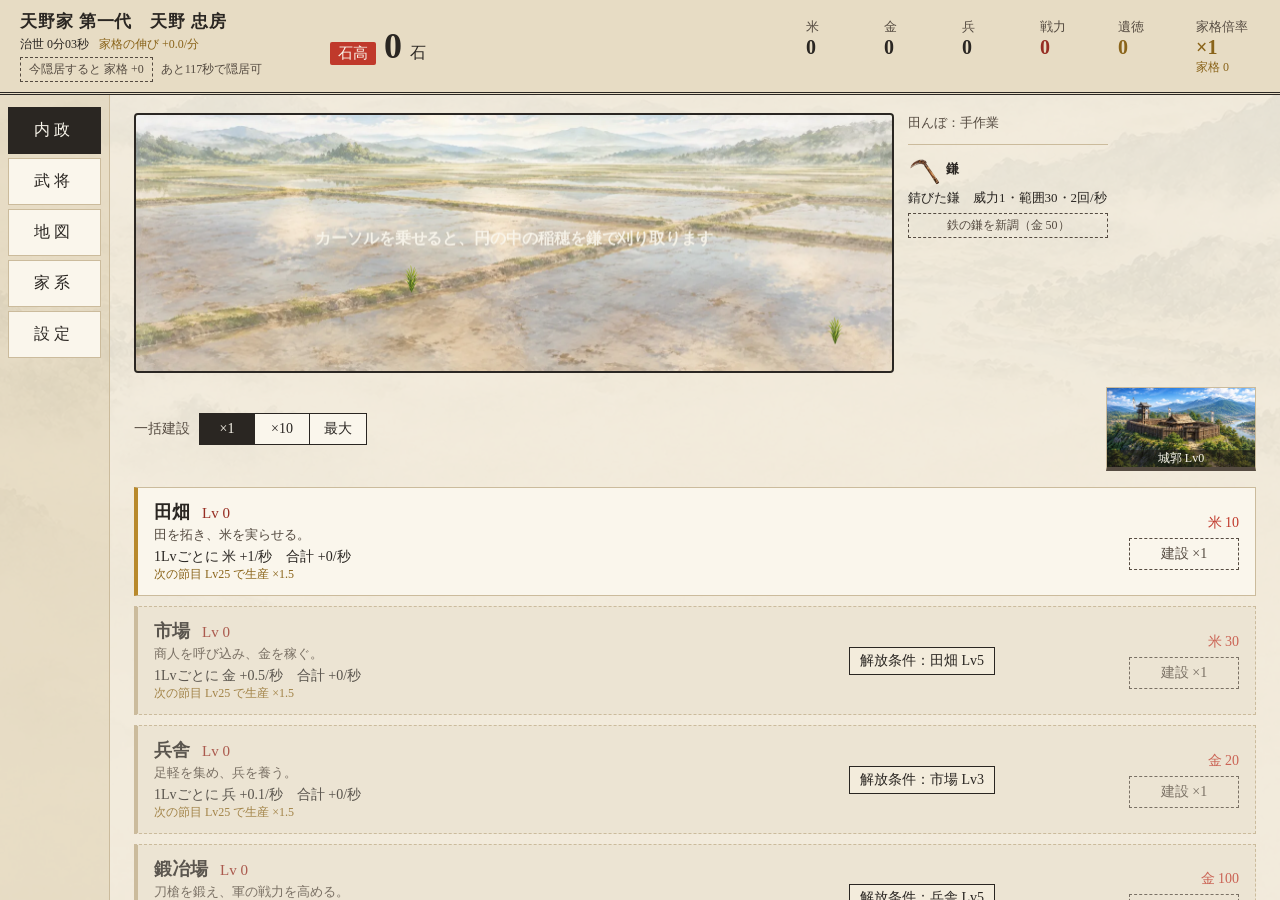
<file: index.html>
<!DOCTYPE html>
<html lang="ja">
<head>
  <meta charset="UTF-8">
  <meta name="viewport" content="width=device-width, initial-scale=1, viewport-fit=cover">
  <meta name="theme-color" content="#e7dcc4">
  <meta name="mobile-web-app-capable" content="yes">
  <meta name="apple-mobile-web-app-capable" content="yes">
  <meta name="apple-mobile-web-app-title" content="戦国">
  <link rel="manifest" href="manifest.webmanifest">
  <link rel="icon" href="assets/icon/icon-192.png">
  <link rel="apple-touch-icon" href="assets/icon/icon-192.png">
  <title>戦国インクリメンタル</title>
  <link rel="stylesheet" href="css/style.css">
</head>
<body>
  <header id="header">
    <div class="header-house">
      <div class="house-line">
        <span id="house-title" class="house-title"></span>
        <span id="lord-trait" class="lord-trait"></span>
      </div>
      <div class="reign-line">
        <span id="reign-text" class="reign-text"></span>
        <span id="growth-text" class="growth-text"></span>
      </div>
      <div class="retire-line">
        <button id="retire-button" class="btn btn-small retire-button">隠居する</button>
        <span id="retire-chance" class="retire-chance hidden">隠居の好機</span>
        <span id="save-status" class="save-status"></span>
      </div>
    </div>

    <div class="header-kokudaka">
      <span class="label">石高</span>
      <span id="kokudaka-value" class="kokudaka-value">0</span>
      <span class="unit">石</span>
    </div>

    <div class="header-resources">
      <div class="res" data-res="rice">
        <span class="res-name">米</span>
        <span class="res-value" id="res-rice">0</span>
        <span class="res-rate" id="rate-rice"></span>
      </div>
      <div class="res" data-res="gold">
        <span class="res-name">金</span>
        <span class="res-value" id="res-gold">0</span>
        <span class="res-rate" id="rate-gold"></span>
      </div>
      <div class="res" data-res="troops">
        <span class="res-name">兵</span>
        <span class="res-value" id="res-troops">0</span>
        <span class="res-rate" id="rate-troops"></span>
      </div>
      <div class="res" data-res="power">
        <span class="res-name">戦力</span>
        <span class="res-value" id="power-value">0</span>
      </div>
      <div class="res" data-res="virtue" title="戦の勝利で貯まる。家系タブの家訓に使う">
        <span class="res-name">遺徳</span>
        <span class="res-value" id="virtue-value">0</span>
      </div>
      <div class="res" data-res="prestige">
        <span class="res-name">家格倍率</span>
        <span class="res-value" id="prestige-value">×1</span>
        <span class="res-rate" id="prestige-total"></span>
      </div>
    </div>
  </header>

  <!-- 侵攻の警告（どのタブでも表示。押すと地図へ） -->
  <div id="invasion-alert" class="invasion-alert hidden" role="alert">
    <span id="invasion-alert-text"></span>
    <span class="invasion-alert-go">地図を開く ›</span>
  </div>

  <div id="layout">
    <nav id="tabs">
      <button class="tab active" data-tab="domestic">内政</button>
      <button class="tab" data-tab="generals">武将</button>
      <button class="tab" data-tab="map">地図</button>
      <button class="tab" data-tab="lineage">家系</button>
      <button class="tab" data-tab="settings">設定</button>
    </nav>

    <main id="main">
      <section id="tab-domestic" class="tab-panel active">
        <!-- 稲刈りと金山の作業画面（workview.js が描く）-->
        <div class="work-panel">
          <canvas id="work-canvas" class="work-canvas"></canvas>
          <div class="work-side">
            <div id="work-switch" class="work-switch hidden">
              <button id="work-view-rice" class="btn btn-small">田んぼ</button>
              <button id="work-view-mine" class="btn btn-small">金山</button>
            </div>
            <div class="work-status">
              <div id="work-status-rice"></div>
              <div id="work-status-mine" class="hidden"></div>
            </div>
            <div class="work-tool">
              <div class="work-tool-head"><span id="work-tool-icon" class="work-tool-icon"></span><span id="work-tool-label" class="work-tool-label">鎌</span></div>
              <div id="work-tool-name" class="work-tool-name"></div>
              <button id="work-tool-buy" class="btn btn-small work-tool-buy"></button>
            </div>
            <div id="work-mine-box" class="work-mine-box hidden">
              <div id="work-depth" class="work-depth"></div>
              <button id="work-blast" class="btn btn-small work-blast"></button>
            </div>
          </div>
        </div>
        <div class="domestic-top">
          <div class="bulk-area">
            <span class="bulk-label">一括建設</span>
            <div id="bulk-buttons" class="bulk-buttons"></div>
            <label id="auto-build" class="auto-build hidden">
              <input type="checkbox" id="auto-build-check"> 自動普請
            </label>
          </div>
          <!-- 城の画像（castle_0〜3.webp があれば差し替え。なければ文字の仮の表示） -->
          <div id="castle-image" class="castle-image" data-look="0">
            <span class="castle-flag"></span>
            <span id="castle-look" class="castle-look">砦</span>
            <span id="castle-level" class="castle-level">城郭 Lv0</span>
          </div>
        </div>
        <div id="facility-list" class="facility-list"></div>
      </section>

      <section id="tab-generals" class="tab-panel">
        <div class="generals-top">
          <div class="recruit-area">
            <button id="recruit-button" class="btn recruit-button">武将を登用する</button>
            <div id="recruit-cost" class="recruit-cost"></div>
          </div>
          <div class="generals-summary">
            <div>配下 <span id="general-count">0</span>人（内政担当 <span id="domestic-count">0</span>人）</div>
            <div>内政補正 <span id="domestic-mult" class="domestic-mult">×1</span><span class="note">（米・金・兵の生産すべてにかかる）</span></div>
          </div>
        </div>
        <div id="general-list" class="general-list"></div>
        <div id="general-empty" class="general-empty">まだ武将がいません。金を貯めて登用しましょう。</div>
      </section>

      <section id="tab-map" class="tab-panel">
        <div class="map-layout">
          <div class="map-column">
            <div class="map-header">
              <span id="map-title" class="map-title"></span>
              <span id="map-hint" class="map-hint"></span>
              <span id="heirloom-line" class="heirloom-line"></span>
            </div>
            <div class="map-frame">
              <svg id="map-svg" class="map-svg" xmlns="http://www.w3.org/2000/svg"></svg>
            </div>
            <div id="far-powers" class="far-powers"></div>
            <div id="pacified-maps" class="pacified-maps hidden"></div>
          </div>

          <aside class="map-side">
            <div id="battle-list" class="battle-list"></div>

            <h3>部隊編成</h3>
            <div class="side-row"><span id="origin-label">本拠地の待機兵</span> <span id="standby-troops" class="side-value">0</span> 人</div>
            <div class="side-row">
              <label for="form-troops">兵数</label>
              <span id="form-troops-value" class="side-value">0</span> 人
            </div>
            <input type="range" id="form-troops" class="form-troops" min="0" max="0" step="1" value="0">
            <div class="form-quick">
              <button class="btn btn-small" data-ratio="0.25">1/4</button>
              <button class="btn btn-small" data-ratio="0.5">半数</button>
              <button class="btn btn-small" data-ratio="1">全軍</button>
            </div>
            <div class="side-row">
              <label for="form-general">武将</label>
              <select id="form-general" class="form-general"></select>
            </div>
            <div class="side-row">部隊の戦力 <span id="form-power" class="side-value power-text">0</span></div>
            <div id="order-status" class="order-status"></div>
            <button id="order-cancel" class="btn btn-small">選択を取り消す</button>

            <div id="recover-box" class="recover-box hidden">
              <h3>旧領</h3>
              <div id="recover-info" class="note"></div>
              <button id="recover-button" class="btn recover-button">旧領を一括回復</button>
            </div>

            <h3>出陣中の部隊 <span id="unit-count" class="unit-count"></span></h3>
            <div id="unit-list" class="unit-list"></div>
            <div id="unit-empty" class="note">出陣中の部隊はありません。</div>
          </aside>
        </div>
      </section>

      <section id="tab-lineage" class="tab-panel">
        <div class="lineage-top">
          <div class="lineage-stat">
            <span class="label">累計家格</span>
            <span id="lineage-prestige" class="lineage-big">0</span>
          </div>
          <div class="lineage-stat">
            <span class="label">家格倍率</span>
            <span id="lineage-mult" class="lineage-big">×1</span>
            <span class="note">（全生産にかかる）</span>
          </div>
          <div class="lineage-stat">
            <span class="label">今継承すると</span>
            <span id="lineage-gain" class="lineage-big">家格 +0</span>
          </div>
          <div class="lineage-stat">
            <span class="label">遺徳の残り</span>
            <span id="lineage-virtue" class="lineage-big">0</span>
            <button id="open-precepts" class="btn precept-open">家訓を開く</button>
          </div>
        </div>

        <div id="unified-box" class="unified-box hidden">
          <span id="unified-text"></span>
          <button id="open-ending" class="btn btn-small">エンディングを見る・新たな周回</button>
        </div>
        <div id="cycle-box" class="cycle-box hidden">
          <h3>周回の記録</h3>
          <table class="lineage-table">
            <thead><tr><th>周</th><th>天下統一までの時間</th><th>代数</th><th>最大石高</th></tr></thead>
            <tbody id="cycle-rows"></tbody>
          </table>
        </div>

        <h3>歴代当主</h3>
        <table class="lineage-table">
          <thead>
            <tr><th>代</th><th>当主</th><th>特性</th><th>その代の石高</th><th>得た家格</th><th>得た遺徳</th><th>治世</th></tr>
          </thead>
          <tbody id="lineage-rows"></tbody>
        </table>

        <h3>家宝</h3>
        <div id="heirloom-list" class="heirloom-list"></div>
      </section>

      <section id="tab-settings" class="tab-panel">
        <h2>設定</h2>
        <div class="settings-row">
          <button id="save-button" class="btn">今すぐセーブ</button>
          <span class="note">10秒ごとに自動でセーブされます。</span>
        </div>
        <div class="settings-row">
          <button id="reset-button" class="btn btn-danger">データ削除</button>
          <span class="note">セーブデータを消して最初からやり直します。</span>
        </div>
        <div id="vibrate-row" class="settings-row">
          <label class="check-label"><input type="checkbox" id="vibrate-check" checked> 刈れた・掘れたときに震える</label>
          <span class="note">指で稲刈り・金山をしているときに、取れるたびに短く震えます（Android のスマホ。iPhone は震えません）。</span>
        </div>

        <h3 class="settings-heading">セーブの書き出し・読み込み</h3>
        <div class="note">別のPCへ移すときは、ここで書き出した文字列を、移した先の「読み込み」に貼り付けてください。</div>
        <div class="transfer">
          <div class="transfer-col">
            <div class="settings-row">
              <button id="export-button" class="btn">書き出す</button>
              <button id="export-copy" class="btn" disabled>コピー</button>
              <span id="export-status" class="note"></span>
            </div>
            <textarea id="export-text" class="save-text" readonly placeholder="「書き出す」を押すと、ここにセーブの文字列が出ます"></textarea>
          </div>
          <div class="transfer-col">
            <div class="settings-row">
              <button id="import-button" class="btn">読み込む</button>
              <span id="import-status" class="note"></span>
            </div>
            <textarea id="import-text" class="save-text" placeholder="書き出した文字列をここに貼り付けて「読み込む」を押してください（今の進行は上書きされます）"></textarea>
          </div>
        </div>
        <h3 class="settings-heading">各代の石高ログ</h3>
        <div class="note">この周の代ごとの石高と時間を、目標カーブ（目安）と比べます。目安との比が ×1 以上（▲）なら目安より速く、1/10 未満（▼）なら大きく遅れています。</div>
        <div class="koku-log">
          <svg id="koku-chart" class="koku-chart" viewBox="0 0 640 220" role="img" aria-label="代ごとの石高と目安のグラフ"></svg>
          <table class="lineage-table koku-stage-table">
            <thead><tr><th>段階に入る</th><th>入った代</th><th>目安の代</th><th>合計時間</th></tr></thead>
            <tbody id="koku-stage-rows"></tbody>
          </table>
        </div>
        <table class="lineage-table koku-table">
          <thead>
            <tr><th>代</th><th>当主</th><th>段階（目安）</th><th>その代の石高</th><th>目安の石高</th><th>目安との比</th><th>治世</th><th>合計時間</th></tr>
          </thead>
          <tbody id="koku-rows"></tbody>
        </table>

        <div id="dev-tools" class="dev-tools hidden">
          <h3>開発用</h3>
          <div class="settings-row">
            <span class="dev-speed-label">速度</span>
            <div id="dev-speed-buttons" class="bulk-buttons"></div>
            <span class="note">ゲームの時間の進む速さです（保存されません。再読み込みで ×1 に戻ります）。</span>
          </div>
          <div class="settings-row">
            <button id="dev-reset-map" class="btn">地図をリセット</button>
            <span class="note">敵城をすべて元に戻します。施設・資源・武将はそのままで、守備兵と出陣中の兵は本拠地の待機兵に戻ります。</span>
          </div>
          <div class="settings-row">
            <button id="dev-allow-retire" class="btn">すぐ隠居できるようにする</button>
            <span class="note">治世を120秒まで進めます（家督継承をすぐ試すためのボタンです）。</span>
          </div>
          <div class="settings-row">
            <button id="dev-clear-stage" class="btn">次の段階へ</button>
            <span class="note">今の段階のボスを倒したことにします（家宝も手に入ります）。</span>
          </div>
          <div class="settings-row">
            <button id="dev-add-virtue" class="btn">遺徳 +100</button>
            <span class="note">家訓をすぐ試すためのボタンです。</span>
          </div>
          <div class="settings-row">
            <button id="dev-invade" class="btn">今すぐ侵攻させる</button>
            <span id="dev-invade-note" class="note">次の侵攻を待たずに、敵を攻めてこさせます。</span>
          </div>
        </div>
      </section>
    </main>
  </div>

  <!-- 合戦結果 -->
  <div id="result-modal" class="modal hidden">
    <div class="modal-box">
      <div id="result-image" class="battle-image large">合戦</div>
      <h2 id="result-title" class="result-title"></h2>
      <div id="result-body" class="result-body"></div>
      <button id="result-close" class="btn result-close">閉じる</button>
    </div>
  </div>

  <!-- 家訓（家系タブから開く。継承画面では継承の中に同じものを出す） -->
  <div id="precept-modal" class="modal hidden">
    <div class="modal-box precept-box">
      <h2 class="succession-title">家訓</h2>
      <div id="precept-body"></div>
      <div class="precept-foot"><button id="precept-close" class="btn">閉じる</button></div>
    </div>
  </div>

  <!-- イベント（選ぶまで時間が止まる） -->
  <div id="event-modal" class="modal event-modal hidden">
    <div class="modal-box event-box">
      <div id="event-image" class="battle-image large event-image">出来事</div>
      <h2 id="event-title" class="result-title"></h2>
      <p id="event-text" class="event-text"></p>
      <div id="event-choices" class="event-choices">
        <button id="event-choice-0" class="btn event-choice"><span class="event-choice-label"></span><span class="event-choice-desc"></span></button>
        <button id="event-choice-1" class="btn event-choice"><span class="event-choice-label"></span><span class="event-choice-desc"></span></button>
      </div>
      <div id="event-result" class="event-result hidden">
        <p id="event-result-text"></p>
        <button id="event-close" class="btn result-close">閉じる</button>
      </div>
    </div>
  </div>

  <!-- エンディング（天下統一） -->
  <div id="ending-modal" class="modal ending-modal hidden">
    <div class="modal-box ending-box">
      <!-- ending.webp があれば差し替え -->
      <div id="ending-image" class="battle-image large ending-image">天下統一</div>
      <h2 class="ending-title">天下統一</h2>
      <p id="ending-text" class="ending-text"></p>
      <table class="ending-stats">
        <tr><th>総プレイ時間</th><td id="ending-time"></td></tr>
        <tr><th>継承した代数</th><td id="ending-generations"></td></tr>
        <tr><th>最大石高</th><td id="ending-kokudaka"></td></tr>
      </table>
      <p class="note">新たな周回では、家格・家宝・歴代の当主・地図をリセットして、第一代から始めます。家訓と遺徳の残りは引き継ぎます。</p>
      <div class="ending-buttons">
        <button id="ending-new-cycle" class="btn ending-new">新たな周回を始める</button>
        <button id="ending-close" class="btn">このまま続ける</button>
      </div>
    </div>
  </div>

  <!-- 家督継承 -->
  <div id="succession-modal" class="modal succession hidden">
    <div class="modal-box succession-box">
      <div id="succession-body"></div>
    </div>
  </div>

  <script src="js/config.js"></script>
  <script src="js/data.js"></script>
  <script src="js/format.js"></script>
  <script src="js/images.js"></script>
  <script src="js/state.js"></script>
  <script src="js/systems.js"></script>
  <script src="js/work.js"></script>
  <script src="js/workview.js"></script>
  <script src="js/ui.js"></script>
  <script src="js/main.js"></script>
</body>
</html>
</file>
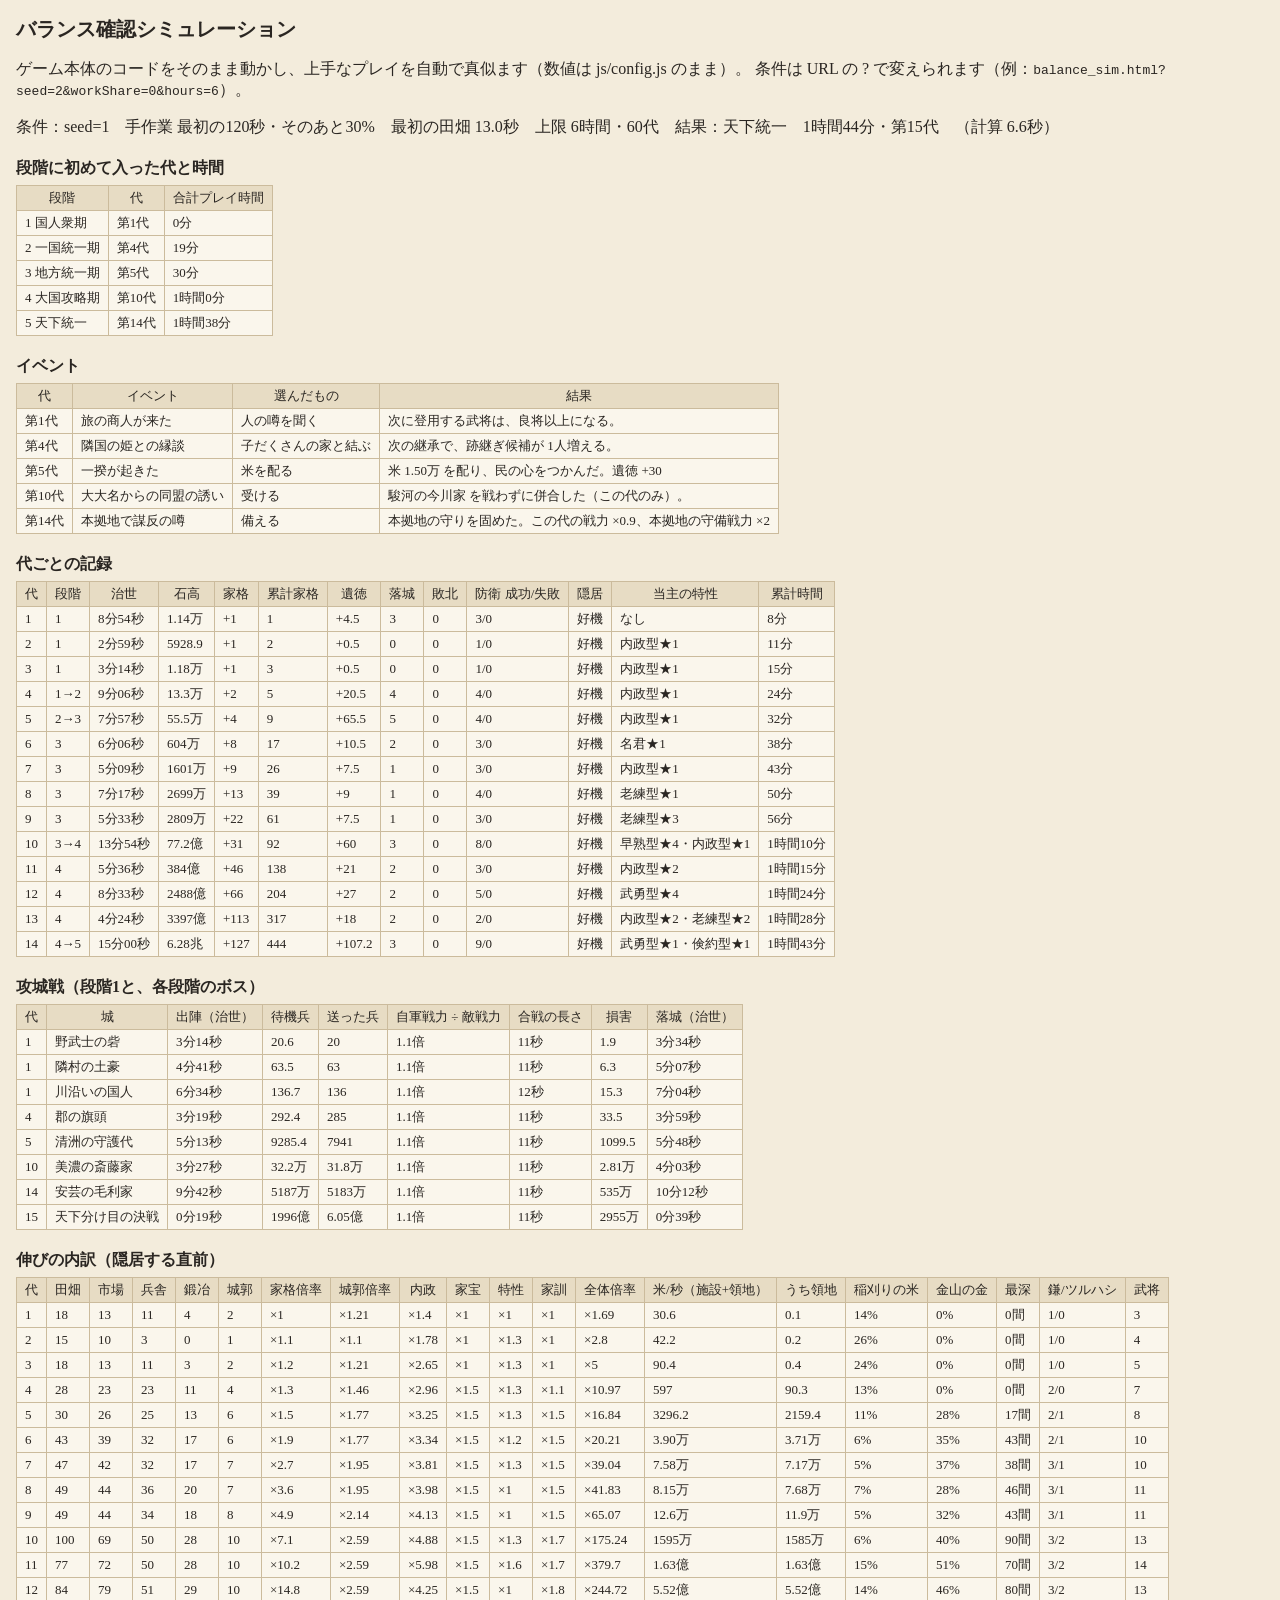
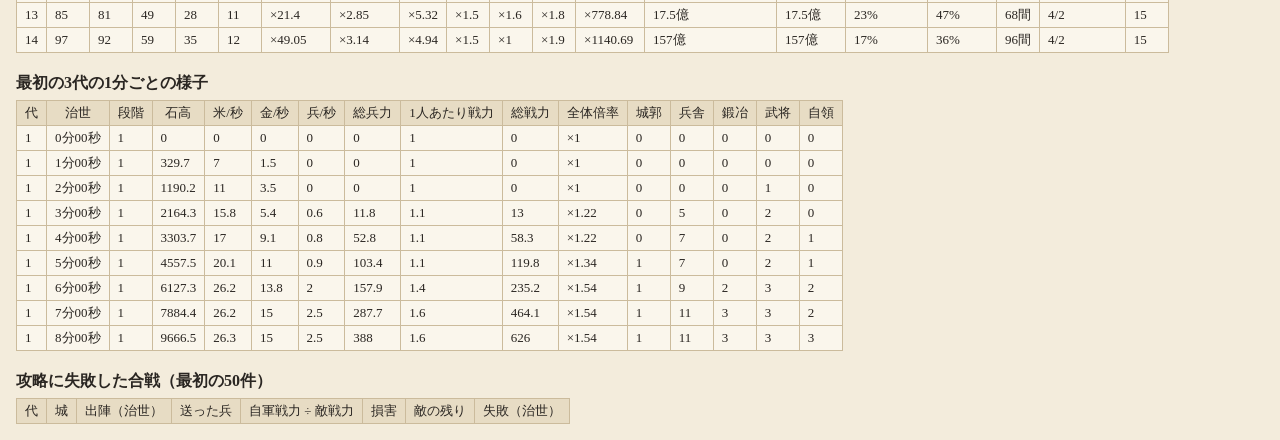
<file: tools/balance_sim.html>
<!DOCTYPE html>
<html lang="ja">
<head>
  <meta charset="UTF-8">
  <title>バランス確認シミュレーション</title>
  <style>
    body { font-family: "Yu Mincho", serif; margin: 16px; background: #f3ecdc; color: #2a2622; }
    h2 { font-size: 16px; margin: 20px 0 6px; }
    table { border-collapse: collapse; font-size: 13px; background: #faf6ec; }
    th, td { border: 1px solid #cbbb9c; padding: 3px 8px; white-space: nowrap; }
    th { background: #e7dcc4; font-weight: normal; }
    pre#json { display: none; }
  </style>
</head>
<body>
  <h1 style="font-size: 20px;">バランス確認シミュレーション</h1>
  <p>ゲーム本体のコードをそのまま動かし、上手なプレイを自動で真似ます（数値は js/config.js のまま）。
    条件は URL の ? で変えられます（例：<code>balance_sim.html?seed=2&amp;workShare=0&amp;hours=6</code>）。</p>
  <script src="../js/config.js"></script>
  <script src="../js/data.js"></script>
  <script src="../js/format.js"></script>
  <script src="../js/state.js"></script>
  <script src="../js/systems.js"></script>
  <script src="../js/work.js"></script>
  <script src="balance_sim.js"></script>
</body>
</html>
</file>
<file: css/style.css>
:root {
  --paper: #f3ecdc;        /* 生成り */
  --paper-dark: #e7dcc4;
  --paper-light: #faf6ec;
  --ink: #2a2622;          /* 墨 */
  --ink-soft: #554b41;      /* 補足の文字。和紙の地とのコントラスト 7:1 ほど */
  --vermilion: #c0392b;    /* 朱 */
  --vermilion-dark: #962d22;
  --gold: #b8892b;         /* 金 */
  --gold-ink: #8a641a;     /* 金色の文字（--gold のままだと地との差が小さく読みにくい） */
  --line: #cbbb9c;
  --font: "Yu Mincho", "YuMincho", "Hiragino Mincho ProN", "Hiragino Mincho Pro", serif;
}

* { box-sizing: border-box; }

html, body {
  margin: 0;
  height: 100%;
}

body {
  min-width: 1024px;
  min-height: 600px;
  background: var(--paper);
  color: var(--ink);
  font-family: var(--font);
  font-size: 15px;
  display: flex;
  flex-direction: column;
  overflow: hidden;
  user-select: none;
}

button {
  font-family: inherit;
  color: inherit;
}

/* ---- ヘッダー ---- */
#header {
  position: relative;
  display: flex;
  align-items: center;
  gap: 20px;
  padding: 10px 20px;
  background: var(--paper-dark);
  border-bottom: 3px double var(--ink);
  flex-shrink: 0;
}

.header-house { width: 290px; flex-shrink: 0; }
.house-line { display: flex; align-items: baseline; gap: 6px; white-space: nowrap; }
.house-title { font-size: 17px; font-weight: bold; letter-spacing: 0.05em; }
.lord-trait {
  font-size: 12px;
  padding: 1px 6px;
  background: var(--gold);
  color: var(--paper-light);
}
.lord-trait.hidden { display: none; }
.reign-line { display: flex; align-items: baseline; gap: 10px; margin: 3px 0 4px; font-size: 12px; white-space: nowrap; }
.reign-text { font-variant-numeric: tabular-nums; }
.growth-text { color: var(--gold-ink); font-variant-numeric: tabular-nums; }
.retire-line { display: flex; align-items: center; gap: 8px; white-space: nowrap; }
.retire-button { flex-shrink: 0; white-space: nowrap; border-color: var(--vermilion-dark); color: var(--vermilion-dark); }
.retire-button:disabled { border-color: var(--ink-soft); }
/* 隠居の好機：金色に光らせる（光の層の opacity だけを点滅させる） */
.retire-button { position: relative; }
.retire-button.chance {
  background: var(--gold);
  border-color: var(--gold);
  color: var(--paper-light);
}
.retire-button.chance::after {
  content: '';
  position: absolute;
  inset: -2px;
  box-shadow: 0 0 10px 3px rgba(184, 137, 43, 0.9);
  pointer-events: none;
  animation: chance-glow 1s ease-in-out infinite alternate;
}
@keyframes chance-glow {
  from { opacity: 0.2; }
  to { opacity: 1; }
}
.retire-chance { font-size: 12px; color: var(--ink-soft); white-space: nowrap; }
.retire-chance.is-chance { color: var(--gold-ink); font-weight: bold; font-size: 12px; }
.retire-chance.hidden { display: none; }
/* 自動保存の時刻は、出ても消えてもヘッダーの高さが変わらないよう、右下の余白に重ねて出す */
.save-status { position: absolute; right: 20px; bottom: 3px; font-size: 10px; line-height: 1; color: var(--ink-soft); white-space: nowrap; pointer-events: none; }

.header-kokudaka {
  display: flex;
  align-items: baseline;
  gap: 8px;
  min-width: 180px;
}
.header-kokudaka .label {
  font-size: 15px;
  color: var(--paper-light);
  background: var(--vermilion);
  padding: 2px 8px;
  border-radius: 2px;
}
.kokudaka-value {
  font-size: 36px;
  font-weight: bold;
  color: var(--ink);
  font-variant-numeric: tabular-nums;
}
.header-kokudaka .unit { font-size: 16px; }

.header-resources {
  display: flex;
  gap: 14px;
  margin-left: auto;
}
.res {
  display: flex;
  flex-direction: column;
  min-width: 64px;
}
.res[data-res="prestige"] .res-value { color: var(--gold-ink); }
.res[data-res="virtue"] .res-value { color: var(--gold-ink); }
.res-name { font-size: 13px; color: var(--ink-soft); }
.res-value { font-size: 20px; font-weight: bold; font-variant-numeric: tabular-nums; }
.res-rate { font-size: 12px; color: var(--gold-ink); height: 15px; }
.res[data-res="power"] .res-value { color: var(--vermilion-dark); }

/* ---- レイアウト ---- */
#layout {
  display: flex;
  flex: 1;
  min-height: 0;
}

#tabs {
  width: 110px;
  flex-shrink: 0;
  display: flex;
  flex-direction: column;
  gap: 4px;
  padding: 12px 8px;
  border-right: 1px solid var(--line);
  background: var(--paper-dark);
}

.tab {
  padding: 12px 0;
  font-size: 16px;
  letter-spacing: 0.3em;
  border: 1px solid var(--line);
  background: var(--paper-light);
  cursor: pointer;
}
.tab:hover:not(:disabled) { border-color: var(--ink); }
.tab.active {
  background: var(--ink);
  color: var(--paper-light);
  border-color: var(--ink);
}
.tab:disabled { opacity: 0.4; cursor: default; }

#main {
  flex: 1;
  overflow-y: auto;
  padding: 18px 24px;
}

.tab-panel { display: none; }
.tab-panel.active { display: block; }

/* ---- 共通ボタン ---- */
.btn {
  padding: 6px 14px;
  border: 1px solid var(--ink);
  background: var(--paper-light);
  cursor: pointer;
  font-size: 14px;
}
.btn:hover:not(:disabled) { background: #fff; }
/* 押せないボタンは薄くせず、点線の枠と灰色の文字で示す */
.btn:disabled { cursor: default; color: var(--ink-soft); border-style: dashed; border-color: var(--ink-soft); background: transparent; }
.btn-danger { border-color: var(--vermilion); color: var(--vermilion); }

/* ---- 内政 ---- */
.domestic-top {
  display: flex;
  align-items: center;
  gap: 32px;
  margin-bottom: 16px;
}

/* 稲刈りと金山の作業画面（Canvas は 760×260。狭い画面では縮める）*/
.work-panel {
  display: flex;
  gap: 14px;
  align-items: flex-start;
  margin-bottom: 14px;
}
.work-canvas {
  display: block;
  flex: 0 1 760px;
  min-width: 0;
  width: 100%;
  max-width: 760px;
  aspect-ratio: 760 / 260;
  border: 2px solid var(--ink);
  border-radius: 4px;
  background: #8f9a5c;
  cursor: none; /* OS のカーソルは隠し、道具の絵を出す（作業画面の外では元に戻る） */
  touch-action: none; /* 指でなぞっても画面がスクロール・拡大しない */
  -webkit-touch-callout: none;
}
.work-side {
  flex: 0 0 200px;
  display: flex;
  flex-direction: column;
  gap: 10px;
  font-size: 13px;
}
.work-switch { display: flex; }
.work-switch .btn { flex: 1; margin-left: -1px; }
.work-switch .btn.active { background: var(--ink); color: var(--paper-light); }
.work-status { color: var(--ink-soft); line-height: 1.6; }
.work-tool { border-top: 1px solid var(--line); padding-top: 8px; }
.work-tool-label { font-weight: bold; }
.work-tool-name { margin: 4px 0 6px; }
.work-tool-buy, .work-blast { width: 100%; }
.work-mine-box { border-top: 1px solid var(--line); padding-top: 8px; }
.work-depth { margin-bottom: 6px; }
.work-canvas { -webkit-user-select: none; user-select: none; }

/* 刈れた・掘れた米粒・金の粒が、ヘッダーの数字へ飛ぶ（workview.js が作って消す） */
.fly-grain {
  position: fixed;
  z-index: 60;
  pointer-events: none;
  background: center / contain no-repeat;
  will-change: transform;
  filter: drop-shadow(0 1px 1px rgba(42, 38, 34, 0.6));
}
.fly-grain.plain { border-radius: 50%; background-color: #f4e3a1; }
.fly-grain.plain.gold { background-color: #f2c544; }
/* 粒が届いた数字を一瞬大きくする */
.res-value.bump { animation: res-bump 0.3s ease-out; }
@keyframes res-bump {
  0% { transform: scale(1); }
  35% { transform: scale(1.25); color: var(--gold-ink); }
  100% { transform: scale(1); }
}
.check-label { display: flex; align-items: center; gap: 6px; cursor: pointer; white-space: nowrap; }
.check-label input { width: 18px; height: 18px; }

.bulk-area { display: flex; align-items: center; gap: 10px; }
.bulk-label { font-size: 14px; color: var(--ink-soft); }
.bulk-buttons { display: flex; }
.bulk-button { min-width: 56px; margin-left: -1px; }
.bulk-button.active { background: var(--ink); color: var(--paper-light); }

.facility-list {
  display: flex;
  flex-direction: column;
  gap: 10px;
}

.facility {
  position: relative;
  display: flex;
  align-items: center;
  gap: 16px;
  padding: 12px 16px;
  background: var(--paper-light);
  border: 1px solid var(--line);
  border-left: 4px solid var(--gold);
}

.facility-info { flex: 1; min-width: 0; }
.facility-head { display: flex; align-items: baseline; gap: 12px; }
.facility-name { font-size: 18px; font-weight: bold; }
.facility-level { font-size: 15px; color: var(--vermilion-dark); }
.facility-desc { font-size: 13px; color: var(--ink-soft); margin: 2px 0 4px; }
.facility-effect { font-size: 14px; }
.facility-milestone { font-size: 12px; color: var(--gold-ink); min-height: 15px; }

.facility-action {
  width: 220px;
  flex-shrink: 0;
  display: flex;
  flex-direction: column;
  align-items: flex-end;
  gap: 6px;
}
.facility-cost { font-size: 14px; font-variant-numeric: tabular-nums; }
.facility-cost.short { color: var(--vermilion); }
.build-button { min-width: 110px; }

.facility-lock { display: none; }
/* 未解放の施設は薄くしすぎず、灰色の地と点線の枠で示す */
.facility.locked { border-left-color: var(--line); border-style: dashed; border-left-style: solid; background: #ece4d3; }
.facility.locked > .facility-info,
.facility.locked > .facility-action { opacity: 0.75; }
.facility.locked .facility-lock {
  display: block;
  position: absolute;
  right: 260px;
  top: 50%;
  transform: translateY(-50%);
  font-size: 14px;
  color: var(--ink);
  background: var(--paper);
  border: 1px solid var(--ink);
  padding: 4px 10px;
}

/* ---- 武将 ---- */
.generals-top {
  display: flex;
  align-items: center;
  gap: 32px;
  margin-bottom: 16px;
}
.recruit-area {
  display: flex;
  flex-direction: column;
  align-items: center;
  gap: 6px;
}
.recruit-button {
  width: 200px;
  height: 56px;
  font-size: 18px;
  font-weight: bold;
  letter-spacing: 0.1em;
  border: 2px solid var(--vermilion-dark);
  background: var(--vermilion);
  color: var(--paper-light);
}
.recruit-button:hover:not(:disabled) { background: var(--vermilion-dark); }
.recruit-cost { font-size: 14px; }
.recruit-cost.short { color: var(--vermilion); }

.generals-summary { font-size: 15px; line-height: 1.8; }
.domestic-mult { font-size: 20px; font-weight: bold; color: var(--gold-ink); margin: 0 6px; }

.general-list {
  display: grid;
  grid-template-columns: repeat(auto-fill, minmax(340px, 1fr));
  gap: 10px;
}
.general-empty { color: var(--ink-soft); padding: 20px 0; }
.hidden { display: none; }

.general-card {
  display: flex;
  gap: 12px;
  padding: 10px 12px;
  background: var(--paper-light);
  border: 1px solid var(--line);
  border-left: 4px solid var(--line);
}
.general-card.is-new { animation: card-in 0.3s ease-out; }
@keyframes card-in {
  from { opacity: 0; transform: translateY(6px); }
  to { opacity: 1; transform: translateY(0); }
}
.general-card.rarity-good { border-left-color: var(--gold); }
.general-card.rarity-great { border-left-color: var(--vermilion); background: #fdf3e6; }

.portrait {
  width: 64px;
  height: 80px;
  flex-shrink: 0;
  display: flex;
  align-items: center;
  justify-content: center;
  background: var(--paper-dark);
  border: 1px solid var(--line);
  color: var(--ink-soft);
  font-size: 12px;
}

.general-body { flex: 1; min-width: 0; }
.general-head { display: flex; align-items: baseline; gap: 6px; flex-wrap: wrap; }
.general-name { font-size: 17px; font-weight: bold; }
.epithet { font-size: 13px; color: var(--vermilion-dark); }
.rarity-badge {
  font-size: 12px;
  padding: 1px 6px;
  border: 1px solid var(--ink-soft);
  color: var(--ink-soft);
}
.rarity-good .rarity-badge { border-color: var(--gold); color: var(--paper-light); background: var(--gold); }
.rarity-great .rarity-badge { border-color: var(--vermilion); color: var(--paper-light); background: var(--vermilion); }

.general-stats { display: flex; gap: 12px; margin: 6px 0; font-size: 13px; }
.stat-name { color: var(--ink-soft); margin-right: 3px; }
.stat-value { font-weight: bold; font-variant-numeric: tabular-nums; }
.stat-key .stat-value { color: var(--gold-ink); }

.assign-buttons { display: flex; }
.assign-button { font-size: 13px; padding: 3px 10px; margin-right: -1px; }
.assign-button.active { background: var(--ink); color: var(--paper-light); }
.general-effect { font-size: 13px; color: var(--gold-ink); min-height: 15px; margin-top: 4px; }
.general-option { display: flex; align-items: center; gap: 6px; margin-top: 6px; font-size: 13px; }
.general-option-label { color: var(--ink-soft); flex-shrink: 0; }
.general-select {
  flex: 1;
  min-width: 0;
  font-family: inherit;
  font-size: 13px;
  padding: 2px;
  background: #fff;
  border: 1px solid var(--line);
}
.general-status { font-size: 12px; color: var(--vermilion-dark); }
.general-status:empty { display: none; }

/* ---- 地図 ---- */
:root {
  --ally: #c0392b;         /* 自領：朱 */
  --enemy: #34405a;        /* 敵：藍墨 */
  --fog: #b9b2a3;
  --road: #8a7a5c;
  --river: #a9c3c9;
}

.map-layout {
  display: flex;
  gap: 16px;
  align-items: flex-start;
}
.map-column { flex: 1; min-width: 0; }

.map-header {
  display: flex;
  align-items: baseline;
  gap: 16px;
  margin-bottom: 6px;
}
.map-title { font-size: 18px; font-weight: bold; letter-spacing: 0.1em; }
.map-hint { font-size: 14px; color: var(--vermilion-dark); }
.heirloom-line { margin-left: auto; font-size: 13px; color: var(--gold-ink); font-weight: bold; }

.pacified-maps { display: flex; flex-wrap: wrap; gap: 10px; margin-top: 10px; }
.pacified-maps.hidden, .far-powers.hidden { display: none; }
.pacified-item { width: 180px; }
.pacified-svg {
  display: block;
  width: 100%;
  height: auto;
  background: var(--paper-light);
  border: 1px solid var(--line);
  opacity: 0.85;
}
.pacified-node { fill: var(--ally); stroke: var(--vermilion-dark); stroke-width: 4; }
.pacified-label { font-size: 12px; color: var(--ink-soft); text-align: center; margin-top: 2px; }

.map-frame {
  background: var(--paper-light);
  border: 1px solid var(--line);
  box-shadow: inset 0 0 40px rgba(120, 100, 60, 0.12);
}
.map-svg { display: block; width: 100%; height: auto; }

.river { fill: none; stroke: var(--river); stroke-width: 14; stroke-linecap: round; opacity: 0.6; }
.mountain { fill: #d8ccb2; stroke: #b8a988; stroke-width: 2; }

.road { stroke: var(--road); stroke-width: 5; stroke-linecap: round; }
.road.road-own { stroke: var(--ally); opacity: 0.6; }
.road.road-fog { stroke-dasharray: 6 10; opacity: 0.45; }
.road.hidden { display: none; }

.node { cursor: pointer; }
.node-ring { fill: none; stroke: transparent; stroke-width: 4; }
.node-body { fill: var(--enemy); stroke: var(--ink); stroke-width: 2; }
.node-glyph {
  fill: var(--paper-light);
  font-size: 22px;
  font-weight: bold;
  text-anchor: middle;
  pointer-events: none;
}
.node-label {
  fill: var(--ink);
  font-size: 17px;
  font-weight: bold;
  text-anchor: middle;
  paint-order: stroke;
  stroke: var(--paper-light);
  stroke-width: 4;
  pointer-events: none;
}
.node-sub {
  fill: var(--ink-soft);
  font-size: 14px;
  text-anchor: middle;
  paint-order: stroke;
  stroke: var(--paper-light);
  stroke-width: 4;
  pointer-events: none;
}

.node.own .node-body { fill: var(--ally); stroke: var(--vermilion-dark); }
.node.boss .node-body { stroke: var(--gold); stroke-width: 4; }
.node.boss .node-sub { fill: var(--vermilion-dark); }
.node.fog { cursor: default; }
.node.fog .node-body { fill: var(--fog); stroke: var(--fog); opacity: 0.7; }
.node.fog .node-glyph { fill: #f3efe6; }

.node.origin .node-ring { stroke: var(--gold); }
.node.targetable .node-ring {
  stroke: var(--vermilion);
  stroke-dasharray: 8 6;
  animation: target-blink 1s ease-in-out infinite alternate;
}
@keyframes target-blink {
  from { opacity: 1; }
  to { opacity: 0.25; }
}
.node:not(.fog):hover .node-body { filter: brightness(1.15); }

.map-unit {
  transition: transform 0.1s linear;
  pointer-events: none;
}
.unit-pole { stroke: var(--ink); stroke-width: 2; }
.unit-banner { fill: var(--ally); stroke: var(--vermilion-dark); stroke-width: 1.5; }
.unit-text {
  fill: var(--paper-light);
  font-size: 14px;
  font-weight: bold;
  text-anchor: middle;
}
.unit-dot { fill: var(--ink); }
.map-unit.returning .unit-banner { fill: #8c6f6a; }

.far-powers {
  margin-top: 10px;
  padding: 8px 12px;
  background: #3a3530;
  color: #e2dacb;
  font-size: 13px;
  line-height: 1.9;
}
.far-row { display: flex; gap: 12px; }
.far-stage { flex-shrink: 0; width: 120px; color: #cfc4ad; }
.far-list { display: flex; flex-wrap: wrap; gap: 4px 14px; }
.far-item.boss .far-name { color: #f0b860; font-weight: bold; }
.far-troops { margin-left: 4px; color: #e7dcc4; font-weight: bold; }

.map-side {
  width: 260px;
  flex-shrink: 0;
  padding: 12px 14px;
  background: var(--paper-light);
  border: 1px solid var(--line);
  font-size: 14px;
}
.map-side h3 {
  margin: 0 0 8px;
  font-size: 15px;
  border-bottom: 1px solid var(--line);
  padding-bottom: 4px;
}
.map-side h3:not(:first-child) { margin-top: 16px; }
.side-row { margin: 6px 0; display: flex; align-items: baseline; gap: 6px; }
.side-value { font-weight: bold; font-size: 16px; font-variant-numeric: tabular-nums; }
.power-text { color: var(--vermilion-dark); }
.form-troops { width: 100%; accent-color: var(--vermilion); }
.form-quick { display: flex; gap: 4px; margin-bottom: 4px; }
.form-general {
  flex: 1;
  min-width: 0;
  font-family: inherit;
  font-size: 13px;
  padding: 2px;
  background: #fff;
  border: 1px solid var(--line);
}
.btn-small { font-size: 12px; padding: 3px 8px; }
.order-status { min-height: 18px; font-size: 13px; color: var(--vermilion-dark); margin: 4px 0; }

.unit-count { font-size: 13px; font-weight: normal; color: var(--ink-soft); }
.unit-list { display: flex; flex-direction: column; gap: 8px; }
.unit-row {
  padding: 6px 8px;
  border: 1px solid var(--line);
  border-left: 3px solid var(--ally);
  background: #fff;
  font-size: 13px;
}
.unit-row-head { display: flex; justify-content: space-between; gap: 6px; }
.unit-row-name { font-weight: bold; }
.unit-row-power { color: var(--vermilion-dark); }
.unit-row-route, .unit-row-leader { color: var(--ink-soft); }
.unit-row-status { margin: 2px 0 4px; }

/* ---- 城の画像（ダミー） ---- */
.castle-image {
  margin-left: auto;
  width: 150px;
  height: 84px;
  display: flex;
  flex-direction: column;
  align-items: center;
  justify-content: center;
  gap: 2px;
  background: var(--paper-dark);
  border: 1px solid var(--line);
  border-bottom: 4px solid var(--ink-soft);
}
.castle-image[data-look="1"] { border-bottom-color: var(--gold); }
.castle-image[data-look="2"] { border-bottom-color: var(--vermilion); }
.castle-image[data-look="3"] { border-bottom-color: var(--vermilion-dark); background: #ecdcc0; }
.castle-look { font-size: 20px; font-weight: bold; letter-spacing: 0.2em; }
.castle-level { font-size: 12px; color: var(--ink-soft); }

/* ---- 攻城戦 ---- */
.node.sieging .node-ring {
  stroke: var(--gold);
  stroke-width: 6;
  animation: target-blink 0.5s ease-in-out infinite alternate;
}

.battle-list { display: flex; flex-direction: column; gap: 8px; }
.battle-list:not(:empty) { margin-bottom: 14px; }
.battle-card {
  padding: 8px 10px;
  background: #fff;
  border: 2px solid var(--vermilion);
}
.battle-card.boss { border-color: var(--gold); }
.battle-head { display: flex; gap: 8px; align-items: center; margin-bottom: 6px; }
.battle-image {
  width: 52px;
  height: 36px;
  flex-shrink: 0;
  display: flex;
  align-items: center;
  justify-content: center;
  background: var(--ink);
  color: var(--paper-light);
  font-size: 12px;
}
.battle-image.large { width: 100%; height: 120px; font-size: 22px; letter-spacing: 0.3em; margin-bottom: 12px; }
.battle-name { font-weight: bold; font-size: 15px; }
.battle-buffs { font-size: 12px; color: var(--vermilion-dark); min-height: 15px; }

.bar-row { display: flex; align-items: center; gap: 6px; margin: 3px 0; font-size: 12px; }
.bar-label { width: 26px; flex-shrink: 0; }
.bar-track { flex: 1; height: 10px; background: var(--paper-dark); overflow: hidden; }
.bar-fill {
  height: 100%;
  transform-origin: left center;
  transition: transform 0.1s linear;
}
.bar-own .bar-fill { background: var(--ally); }
.bar-enemy .bar-fill { background: var(--enemy); }
.bar-value { width: 52px; text-align: right; font-variant-numeric: tabular-nums; font-weight: bold; }

.command-buttons { display: grid; grid-template-columns: repeat(4, 1fr); gap: 4px; margin-top: 6px; }
.command-button { font-size: 12px; padding: 4px 0; }
.command-charge:not(:disabled) { border-color: var(--vermilion); color: var(--vermilion-dark); }
.command-retreat { color: var(--ink-soft); }

.battle-card.battle-defense { border-color: var(--enemy); }
.battle-card.battle-field { border-color: var(--gold); }
.battle-defense .battle-image { background: var(--enemy); }

/* ---- 敵の侵攻 ---- */
.invasion-alert {
  flex-shrink: 0;
  display: flex;
  align-items: center;
  justify-content: center;
  gap: 16px;
  padding: 6px 16px;
  background: var(--vermilion);
  color: var(--paper-light);
  font-size: 15px;
  font-weight: bold;
  letter-spacing: 0.05em;
  cursor: pointer;
  animation: alert-pulse 0.8s ease-in-out infinite alternate;
}
.invasion-alert.hidden { display: none; }
.invasion-alert-go { font-size: 13px; font-weight: normal; opacity: 0.85; }
@keyframes alert-pulse {
  from { opacity: 1; }
  to { opacity: 0.75; }
}

.invasion-arrow {
  stroke: var(--vermilion);
  stroke-width: 6;
  stroke-dasharray: 14 8;
  opacity: 0.8;
  pointer-events: none;
  animation: arrow-flow 0.6s linear infinite;
}
@keyframes arrow-flow {
  from { opacity: 0.9; }
  to { opacity: 0.5; }
}
.invasion-arrowhead { fill: var(--vermilion); }
.invasion-label {
  fill: var(--vermilion-dark);
  font-size: 15px;
  font-weight: bold;
  text-anchor: middle;
  paint-order: stroke;
  stroke: var(--paper-light);
  stroke-width: 4;
  pointer-events: none;
}
.map-invader {
  transition: transform 0.1s linear;
  pointer-events: none;
}
.map-invader .unit-banner { fill: var(--enemy); stroke: var(--ink); }

.node.invaded .node-ring {
  stroke: var(--vermilion);
  stroke-width: 6;
  animation: target-blink 0.4s ease-in-out infinite alternate;
}
.node.reinforce-target .node-ring {
  stroke: var(--gold);
  stroke-dasharray: 4 6;
  animation: target-blink 1s ease-in-out infinite alternate;
}

/* ---- モーダル ---- */
.modal {
  position: fixed;
  inset: 0;
  background: rgba(30, 25, 20, 0.45);
  display: flex;
  align-items: center;
  justify-content: center;
  z-index: 10;
}
.modal.hidden { display: none; }
.modal-box {
  width: 380px;
  padding: 18px 22px;
  background: var(--paper-light);
  border: 3px double var(--ink);
  animation: modal-in 0.2s ease-out;
}
@keyframes modal-in {
  from { opacity: 0; transform: scale(0.95); }
  to { opacity: 1; transform: scale(1); }
}
.result-title { margin: 0 0 10px; font-size: 20px; color: var(--vermilion-dark); }
.modal-box.defeat .result-title { color: var(--enemy); }
.result-row { display: flex; gap: 12px; padding: 3px 0; border-bottom: 1px dotted var(--line); }
.result-key { width: 80px; color: var(--ink-soft); flex-shrink: 0; }
.result-close { display: block; margin: 14px auto 0; min-width: 120px; }

/* ---- 家督継承 ---- */
.modal.succession { z-index: 20; background: rgba(20, 16, 12, 0.7); }
.succession-box { width: 620px; max-width: calc(100vw - 32px); padding: 22px 28px; }
.succession-step { font-size: 12px; color: var(--ink-soft); letter-spacing: 0.2em; margin-bottom: 8px; }
.succession-head { display: flex; gap: 16px; align-items: center; margin-bottom: 10px; }
.succession-gen { font-size: 14px; color: var(--ink-soft); }
.succession-title { margin: 2px 0 10px; font-size: 21px; color: var(--vermilion-dark); }
.succession-rows { margin: 6px 0 10px; }
.succession-rows .result-key { width: 110px; }
.succession-note { margin: 8px 0 14px; }
.succession-next { display: block; margin: 12px auto 0; min-width: 180px; font-size: 15px; padding: 8px 18px;
  border-color: var(--vermilion-dark); background: var(--vermilion); color: var(--paper-light); }
.succession-next:hover:not(:disabled) { background: var(--vermilion-dark); }
.succession-nav { display: flex; justify-content: space-between; align-items: center; margin-top: 12px; }
.succession-nav .succession-next { margin: 0; }
.portrait.large { width: 88px; height: 110px; }

.heir-list { display: grid; grid-template-columns: repeat(auto-fit, minmax(160px, 1fr)); gap: 10px; }
.heir-card {
  display: flex;
  flex-direction: column;
  align-items: center;
  gap: 4px;
  padding: 12px 8px;
  background: #fff;
  border: 2px solid var(--line);
  cursor: pointer;
  font-family: inherit;
  color: inherit;
}
.heir-card:hover { border-color: var(--ink-soft); }
.heir-card.chosen { border-color: var(--vermilion); background: #fdf3e6; }
.heir-card.wise { box-shadow: inset 0 0 0 2px var(--gold); }
.heir-name { font-size: 16px; font-weight: bold; margin-top: 4px; }
.heir-trait { font-size: 14px; color: var(--vermilion-dark); font-weight: bold; }
.heir-desc { font-size: 12px; color: var(--ink-soft); min-height: 32px; text-align: center; }

.ceremony { display: flex; align-items: center; justify-content: center; gap: 18px; margin: 8px 0 14px; }
.ceremony-person { display: flex; flex-direction: column; align-items: center; gap: 6px; }
.ceremony-person.prev { opacity: 0.6; }
.ceremony-caption { font-size: 13px; }
.ceremony-arrow { font-size: 28px; color: var(--gold-ink); }
.ceremony-title { text-align: center; margin: 4px 0; font-size: 24px; letter-spacing: 0.15em; color: var(--vermilion-dark); }
.ceremony-prestige { text-align: center; font-size: 16px; color: var(--gold-ink); font-weight: bold; }

/* 特性の格 */
.trait-block { display: flex; flex-direction: column; gap: 4px; width: 100%; }
.trait-row { padding: 3px 4px; border-top: 1px dotted var(--line); }
.trait-stars { color: var(--gold-ink); letter-spacing: -1px; }
.trait-grade-name { font-size: 12px; margin-left: 4px; padding: 0 4px; border: 1px solid var(--gold); color: var(--gold-ink); }
.trait-row.grade-4 .trait-grade-name, .trait-row.grade-5 .trait-grade-name { background: var(--gold); color: var(--paper-light); }
.heir-card.rare { border-color: var(--gold); box-shadow: 0 0 0 2px var(--gold), 0 0 14px rgba(184, 137, 43, 0.45); }
.heir-card.legendary { background: #fff7e3; box-shadow: 0 0 0 3px var(--vermilion), 0 0 18px rgba(192, 57, 43, 0.4); }
.heir-card.rare.chosen, .heir-card.legendary.chosen { border-color: var(--vermilion); }
.lord-trait.rare { background: var(--vermilion); }
.ceremony-traits { font-size: 12px; color: var(--vermilion-dark); }
.ceremony-retainers { text-align: center; font-size: 13px; color: var(--ink-soft); margin-top: 6px; }

/* 譜代家臣 */
.retainer-list { display: grid; grid-template-columns: repeat(auto-fill, minmax(260px, 1fr)); gap: 8px;
  max-height: 300px; overflow-y: auto; margin: 8px 0; }
.retainer-card {
  text-align: left;
  padding: 8px 10px;
  background: #fff;
  border: 2px solid var(--line);
  cursor: pointer;
  font-family: inherit;
  color: inherit;
}
.retainer-card.chosen { border-color: var(--vermilion); background: #fdf3e6; }
.retainer-card:disabled { opacity: 0.45; cursor: default; }
.retainer-head { display: flex; align-items: baseline; gap: 6px; }
.retainer-stats { font-size: 12px; color: var(--ink-soft); margin-top: 3px; }
.fudai-badge { font-size: 12px; padding: 1px 6px; background: var(--ink); color: var(--paper-light); }

/* 旧領 */
.node.former .node-body { stroke: var(--gold); stroke-dasharray: 5 3; stroke-width: 3; }
.recover-box { margin-top: 16px; }
.recover-box.hidden { display: none; }
.recover-button { width: 100%; margin-top: 6px; border-color: var(--gold); }
.recover-button:not(:disabled) { background: #fbf3e2; }

/* ---- 家系 ---- */
#tab-lineage h3 { font-size: 16px; margin: 18px 0 8px; border-bottom: 1px solid var(--line); padding-bottom: 4px; }
.lineage-top { display: flex; gap: 32px; flex-wrap: wrap; }
.lineage-stat { display: flex; align-items: baseline; gap: 8px; }
.lineage-stat .label { font-size: 13px; color: var(--ink-soft); }
.lineage-big { font-size: 24px; font-weight: bold; color: var(--gold-ink); }
.lineage-table { width: 100%; border-collapse: collapse; font-size: 14px; background: var(--paper-light); }
.lineage-table th, .lineage-table td { padding: 5px 8px; border-bottom: 1px solid var(--line); text-align: left; white-space: nowrap; }
.lineage-table th { font-size: 12px; color: var(--ink-soft); font-weight: normal; background: var(--paper-dark); }
.lineage-table td:nth-child(4), .lineage-table td:nth-child(5) { font-variant-numeric: tabular-nums; }
.lineage-table tr.current td { color: var(--vermilion-dark); font-weight: bold; }
.heirloom-list { display: grid; grid-template-columns: repeat(auto-fill, minmax(200px, 1fr)); gap: 8px; }
.heirloom-item { padding: 8px 10px; border: 1px dashed var(--line); color: var(--ink-soft); }
.heirloom-item.owned { border: 1px solid var(--gold); background: #fbf3e2; color: var(--ink); }
.heirloom-name { font-weight: bold; }
.heirloom-desc { font-size: 12px; }

/* ---- 設定 ---- */
#tab-settings h2 { margin-top: 0; font-size: 20px; }
.settings-row {
  display: flex;
  align-items: center;
  gap: 14px;
  margin-bottom: 12px;
}
.note { font-size: 13px; color: var(--ink-soft); }
.dev-tools { margin-top: 24px; padding-top: 8px; border-top: 1px dashed var(--line); }
.dev-tools h3 { font-size: 15px; color: var(--ink-soft); margin: 0 0 10px; }

/* ---- 家訓 ---- */
.precept-open { margin-left: 6px; border-color: var(--gold); }
.precept-box { width: 980px; max-width: calc(100vw - 32px); max-height: calc(100vh - 32px); overflow-y: auto; }
.succession-box.wide { width: 980px; max-height: calc(100vh - 32px); overflow-y: auto; }
.succession-precepts { margin: 8px 0; }
.precept-head { display: flex; align-items: baseline; gap: 14px; flex-wrap: wrap; margin-bottom: 8px; }
.precept-virtue { font-size: 18px; font-weight: bold; color: var(--gold-ink); white-space: nowrap; }
.precept-grid { display: grid; grid-template-columns: repeat(3, minmax(0, 1fr)); gap: 10px; }
.precept-branch { padding: 6px; background: var(--paper); border: 1px solid var(--line); }
.precept-branch-name { font-size: 15px; font-weight: bold; letter-spacing: 0.3em; color: var(--ink); border-bottom: 2px solid var(--line);
  margin-bottom: 8px; padding-bottom: 3px; }
/* 状態は文字を薄くせず、左の太線・背景・枠・印で見分ける
   習得できる＝朱の太線と白地、習得済み＝金の太線と淡い金地、前提が未習得＝灰色地と点線の枠、遺徳不足＝細い枠のまま */
.precept-card { padding: 8px 10px; margin-bottom: 8px; background: #fff; color: var(--ink);
  border: 1px solid var(--line); border-left: 5px solid var(--line); }
.precept-card.learned { border-left-color: var(--gold); background: #fff6e0; }
.precept-card.state-can { border-color: var(--vermilion); border-left-color: var(--vermilion); box-shadow: 0 0 0 1px var(--vermilion) inset; }
.precept-card.state-locked { background: #e6dece; border-style: dashed; border-left-style: solid; border-left-color: #9a8f80; }
.precept-top { display: flex; justify-content: space-between; align-items: baseline; gap: 6px; }
.precept-name { font-size: 16px; font-weight: bold; }
.precept-level { font-size: 13px; font-weight: bold; color: var(--ink-soft); white-space: nowrap; }
.precept-badge { display: inline-block; margin: 3px 0 4px; padding: 1px 7px; font-size: 12px; font-weight: bold;
  border: 1px solid var(--ink-soft); color: var(--ink-soft); background: var(--paper-light); }
.state-can .precept-badge { background: var(--vermilion); border-color: var(--vermilion); color: #fff; }
.state-max .precept-badge { background: var(--gold-ink); border-color: var(--gold-ink); color: #fff; }
.state-locked .precept-badge { border-style: dashed; background: transparent; }
.precept-now { font-size: 14px; font-weight: bold; color: var(--vermilion-dark); line-height: 1.5; }
.precept-now.none { font-weight: normal; color: var(--ink-soft); }
.precept-next { font-size: 14px; color: var(--ink); line-height: 1.5; }
.precept-req { font-size: 13px; color: var(--ink-soft); line-height: 1.5; }
.state-locked .precept-req { color: var(--vermilion-dark); font-weight: bold; }
.precept-learn { margin-top: 6px; width: 100%; font-size: 14px; }
.state-can .precept-learn { background: var(--vermilion); border-color: var(--vermilion-dark); color: #fff; font-weight: bold; }
.state-can .precept-learn:hover { background: var(--vermilion-dark); }

/* 自動普請 */
.auto-build { display: flex; align-items: center; gap: 4px; font-size: 14px; margin-left: 8px; cursor: pointer; }
.auto-build.hidden { display: none; }

/* セーブの書き出し・読み込み */
.settings-heading { font-size: 16px; margin: 24px 0 6px; border-bottom: 1px solid var(--line); padding-bottom: 4px; }
.transfer { display: flex; gap: 16px; margin-top: 10px; }
.transfer-col { flex: 1; min-width: 0; }
.save-text { width: 100%; height: 110px; resize: vertical; font-family: monospace; font-size: 11px;
  background: var(--paper-light); border: 1px solid var(--line); color: var(--ink); user-select: text; word-break: break-all; }

/* 各代の石高ログ（グラフ・段階に入った代・代ごとの表） */
.koku-log { display: flex; flex-wrap: wrap; gap: 16px; align-items: flex-start; margin: 10px 0; }
.koku-chart { flex: 1 1 520px; min-width: 0; max-width: 640px; background: var(--paper-light); border: 1px solid var(--line); }
.koku-stage-table { width: auto; flex-shrink: 0; }
.koku-table td { font-variant-numeric: tabular-nums; }
.koku-table td.koku-ahead { color: var(--gold-ink); font-weight: bold; }
.lineage-table td.koku-behind { color: var(--vermilion); }
.koku-grid { stroke: var(--line); stroke-width: 1; }
.koku-base { stroke: var(--ink-soft); stroke-width: 1; }
.koku-stage-line { stroke: var(--gold); stroke-width: 1; stroke-dasharray: 2 4; opacity: 0.7; }
.koku-axis { font-size: 11px; fill: var(--ink-soft); }
.koku-axis-y { text-anchor: end; }
.koku-axis-x { text-anchor: middle; }
.koku-target { fill: none; stroke: var(--ink-soft); stroke-width: 1.5; stroke-dasharray: 5 4; }
.koku-target-dot { fill: var(--ink-soft); }
.koku-actual { fill: none; stroke: var(--vermilion); stroke-width: 2; }
.koku-actual-dot { fill: var(--vermilion); stroke: var(--paper-light); stroke-width: 1; }
.koku-actual-dot.current { fill: var(--paper-light); stroke: var(--vermilion); stroke-width: 2; }
/* 家訓の画面は縦に長いので、進む・閉じるボタンを下に貼り付けておく */
.succession-box.wide .succession-nav { position: sticky; bottom: -22px; margin: 12px -28px -22px; padding: 10px 28px;
  background: var(--paper-light); border-top: 1px solid var(--line); }
.precept-foot { position: sticky; bottom: -18px; margin: 12px -22px -18px; padding: 10px 22px; text-align: center;
  background: var(--paper-light); border-top: 1px solid var(--line); }
.precept-foot .btn { min-width: 120px; }

/* 幅が狭いとき（1024px など）はヘッダーを詰める */
@media (max-width: 1200px) {
  #header { gap: 14px; padding: 10px 16px; }
  .header-kokudaka { min-width: 150px; }
  .header-resources { gap: 8px; }
  /* 数値が6文字（例：9999.9・1234万）でも隣の欄に重ならないよう、字を小さくして縮ませない */
  .res { min-width: 50px; flex-shrink: 0; }
  .res-value { font-size: 17px; }
  .kokudaka-value { font-size: 28px; }
}

/* ---- イベント（合戦結果より手前。継承画面より奥） ---- */
.modal.event-modal { z-index: 15; background: rgba(20, 16, 12, 0.6); }
.event-box { width: 440px; }
.event-image { background: var(--vermilion-dark); }
.event-text { margin: 0 0 14px; line-height: 1.7; }
.event-choices { display: flex; flex-direction: column; gap: 8px; }
.event-choices.hidden, .event-result.hidden { display: none; }
.event-choice { display: flex; flex-direction: column; align-items: flex-start; gap: 3px; padding: 8px 12px; text-align: left; }
.event-choice-label { font-size: 15px; font-weight: bold; }
.event-choice-desc { font-size: 12px; color: var(--ink-soft); }
.event-result p { margin: 0; padding: 10px 12px; background: var(--paper); border-left: 3px solid var(--gold); line-height: 1.6; }

/* ---- エンディング ---- */
.modal.ending-modal { z-index: 18; background: rgba(20, 16, 12, 0.75); }
.ending-box { width: 520px; text-align: center; }
.ending-image { height: 160px; background: var(--gold); font-size: 30px; }
.ending-title { margin: 0 0 8px; font-size: 28px; letter-spacing: 0.4em; color: var(--vermilion-dark); }
.ending-text { line-height: 1.7; margin: 0 0 12px; }
.ending-stats { margin: 0 auto 10px; border-collapse: collapse; }
.ending-stats th { text-align: left; font-weight: normal; color: var(--ink-soft); padding: 4px 16px 4px 0; }
.ending-stats td { text-align: right; font-size: 18px; font-weight: bold; padding: 4px 0; font-variant-numeric: tabular-nums; }
.ending-buttons { display: flex; gap: 10px; justify-content: center; margin-top: 12px; }
.ending-new { background: var(--vermilion); border-color: var(--vermilion-dark); color: var(--paper-light); }

/* 家系タブ：天下統一の記録と周回 */
.unified-box { display: flex; align-items: center; gap: 12px; margin: 14px 0 0; padding: 8px 12px;
  border: 1px solid var(--gold); background: var(--paper-light); color: var(--gold-ink); font-weight: bold; }
.unified-box.hidden, .cycle-box.hidden { display: none; }
.dev-speed-label { font-size: 14px; color: var(--ink-soft); }

/* ================================================================
   画像（assets/img/。ある画像だけ差し替わる。一覧は assets/IMAGE_LIST.md）
   と演出（CSS の transform と opacity だけ）
   ================================================================ */

/* 画像を重ねた箱：仮の文字は透明にして、画像を箱いっぱいに出す */
.has-img { position: relative; overflow: hidden; color: transparent !important; }
.img-fill {
  position: absolute;
  inset: 0;
  width: 100%;
  height: 100%;
  object-fit: cover;
  pointer-events: none;
}
.heirloom-icon .img-fill { object-fit: contain; }

/* 全体の背景（画像があるときだけ。文字が読めるよう、メインの領域に生成りを薄く重ねる） */
body.has-bg { background-size: cover; background-position: center; }
body.has-bg #main { background: rgba(243, 236, 220, 0.86); }
body.has-bg #tabs { background: rgba(231, 220, 196, 0.9); }

/* 地図の絵の上に重ねる和紙色の層（城・街道・部隊を見やすくする） */
.map-wash { fill: var(--paper-light); opacity: 0.3; pointer-events: none; }

/* ---- 作業画面の横：道具の小さな絵 ---- */
.work-tool-head { display: flex; align-items: center; gap: 6px; }
.work-tool-icon {
  width: 32px;
  height: 32px;
  flex-shrink: 0;
  background: center / contain no-repeat;
}
.work-tool-icon.flash { animation: tool-icon-flash 0.7s ease-out; }
@keyframes tool-icon-flash {
  0% { transform: scale(1.6) rotate(-20deg); opacity: 0.3; }
  60% { transform: scale(0.9) rotate(4deg); opacity: 1; }
  100% { transform: scale(1) rotate(0); opacity: 1; }
}

/* ---- 城（段階の変化） ---- */
.castle-image { position: relative; }
.castle-image .castle-look, .castle-image .castle-level { position: relative; z-index: 1; }
/* 画像があるときは、レベルだけ下に帯で出す */
.castle-image.has-img .castle-look { display: none; }
.castle-image.has-img .castle-level {
  position: absolute;
  left: 0;
  right: 0;
  bottom: 0;
  text-align: center;
  color: var(--paper-light);
  background: rgba(30, 25, 20, 0.55);
}
/* 仮の表示の小さな旗（なびく）。画像があれば出さない */
.castle-flag {
  position: absolute;
  top: 8px;
  left: 14px;
  width: 16px;
  height: 11px;
  background: var(--vermilion);
  transform-origin: left center;
  animation: flag-wave 1.4s ease-in-out infinite alternate;
}
.castle-flag::before {
  content: '';
  position: absolute;
  left: -2px;
  top: 0;
  width: 2px;
  height: 22px;
  background: var(--ink);
}
.castle-image.has-img .castle-flag { display: none; }
.castle-image[data-look="0"] .castle-flag { background: var(--ink-soft); }
/* 城が新しい段階になった瞬間：ふくらんで落ち着き、金色の光が広がって消える */
.castle-image.castle-up { animation: castle-up 1.1s ease-out; }
.castle-image::after {
  content: '';
  position: absolute;
  inset: 0;
  box-shadow: inset 0 0 0 3px var(--gold), 0 0 18px 4px rgba(184, 137, 43, 0.8);
  opacity: 0;
  pointer-events: none;
}
.castle-image.castle-up::after { animation: castle-glow 1.4s ease-out; }
@keyframes castle-up {
  0% { transform: scale(0.85); opacity: 0.2; }
  45% { transform: scale(1.08); opacity: 1; }
  70% { transform: scale(0.97); }
  100% { transform: scale(1); }
}
@keyframes castle-glow {
  0% { opacity: 0; }
  30% { opacity: 1; }
  100% { opacity: 0; }
}

@keyframes flag-wave {
  from { transform: skewY(-6deg) scaleX(0.92); }
  to { transform: skewY(5deg) scaleX(1); }
}

/* ---- 合戦の一枚絵 ---- */
.battle-image { position: relative; overflow: hidden; }
/* 合戦の絵の上で、敵味方の旗がなびく（画像の有無にかかわらず出す） */
.battle-image.large::before, .battle-image.large::after, .battle-image.fighting::before {
  content: '';
  position: absolute;
  z-index: 1;
  width: 22px;
  height: 30px;
  bottom: 12%;
  transform-origin: left center;
  animation: flag-wave 1.1s ease-in-out infinite alternate;
  border-left: 2px solid var(--ink);
  pointer-events: none;
}
.battle-image.large::before { left: 8%; background: var(--vermilion); }
.battle-image.large::after { right: 8%; background: var(--enemy); animation-delay: -0.5s; animation-duration: 1.3s; }
.battle-image.fighting::before { width: 10px; height: 12px; left: 4px; top: 3px; bottom: auto; background: var(--vermilion); }
/* イベント・エンディングの絵には旗を出さない */
.event-image::before, .event-image::after, .ending-image::before { display: none; }
/* 戦っている間：一枚絵が小さくゆれる */
.battle-image.fighting { animation: battle-shake 0.5s ease-in-out infinite; }
.battle-image.fighting .img-fill { transform: scale(1.12); }
@keyframes battle-shake {
  0%, 100% { transform: translate(0, 0); }
  25% { transform: translate(-1px, 1px); }
  50% { transform: translate(1px, -1px); }
  75% { transform: translate(1px, 1px); }
}
/* 結果・イベントの一枚絵：ふわっと出て、ゆっくり寄る */
.scene-in { animation: scene-fade 0.5s ease-out; }
.scene-in .img-fill { animation: scene-zoom 6s ease-out forwards; }
@keyframes scene-fade {
  from { opacity: 0; transform: scale(1.04); }
  to { opacity: 1; transform: scale(1); }
}
@keyframes scene-zoom {
  from { transform: scale(1.12); }
  to { transform: scale(1); }
}
/* 負け：絵を暗く沈ませ、旗は止める */
.battle-image.scene-lose { background: #1e1a17; }
.battle-image.scene-lose::before, .battle-image.scene-lose::after { animation: none; opacity: 0.5; }
.scene-lose .img-fill { opacity: 0.55; }
/* 騒ぎの出来事（一揆・謀反）：出たあとに大きくゆれる */
.event-image.shaky.scene-in { animation: scene-fade 0.5s ease-out, event-shake 0.6s ease-in-out 0.4s 2; }
@keyframes event-shake {
  0%, 100% { transform: translateX(0); }
  20% { transform: translateX(-5px) rotate(-0.5deg); }
  40% { transform: translateX(4px) rotate(0.4deg); }
  60% { transform: translateX(-3px); }
  80% { transform: translateX(2px); }
}
.event-modal:not(.hidden) .event-choice { animation: choice-in 0.35s ease-out both; }
.event-modal:not(.hidden) #event-choice-1 { animation-delay: 0.1s; }
@keyframes choice-in {
  from { opacity: 0; transform: translateY(8px); }
  to { opacity: 1; transform: translateY(0); }
}
.event-result:not(.hidden) p { animation: choice-in 0.3s ease-out; }

/* 大きな一枚絵は、画像があるときは横長の比率で出す（960×400。エンディングは 960×480）。
   画面の高さが低いときは、高さを抑えて上下を切る（モーダルが画面からはみ出さないように） */
.battle-image.large.has-img { width: 100%; height: auto; aspect-ratio: 960 / 400; max-height: 26vh; }
.ending-image.has-img { width: 100%; height: auto; aspect-ratio: 960 / 480; max-height: 30vh; }
.ending-box, .succession-box, .event-box { max-height: calc(100vh - 32px); overflow-y: auto; }

/* 家宝 */
.heirloom-item { display: flex; gap: 10px; align-items: center; }
.heirloom-text { min-width: 0; }
.heirloom-icon {
  width: 44px;
  height: 44px;
  flex-shrink: 0;
  display: flex;
  align-items: center;
  justify-content: center;
  border: 1px solid var(--line);
  background: var(--paper);
  color: var(--ink-soft);
  font-size: 13px;
}
.heirloom-item.owned .heirloom-icon { border-color: var(--gold); color: var(--gold-ink); font-weight: bold; }
.heirloom-icon.large { width: 64px; height: 64px; border-color: var(--gold); color: var(--gold-ink); font-size: 15px; font-weight: bold; }
.heirloom-get { display: flex; align-items: center; gap: 12px; margin-top: 10px; padding: 8px 10px;
  background: #fbf3e2; border: 1px solid var(--gold); animation: heirloom-in 0.8s ease-out 0.3s both; }
.heirloom-get-name { font-weight: bold; color: var(--gold-ink); }
@keyframes heirloom-in {
  0% { opacity: 0; transform: scale(0.8); }
  60% { opacity: 1; transform: scale(1.05); }
  100% { opacity: 1; transform: scale(1); }
}

/* ---- 継承の場面 ---- */
.succession-scene {
  height: 90px;
  margin: 0 0 12px;
  display: flex;
  align-items: center;
  justify-content: center;
  background: var(--ink);
  color: var(--paper-light);
  font-size: 20px;
  letter-spacing: 0.4em;
}
.succession-scene.has-img { width: 100%; height: auto; aspect-ratio: 960 / 400; max-height: 22vh; }
.succession-scene.short { height: 60px; }
.succession-scene.short.has-img { height: auto; aspect-ratio: 960 / 240; max-height: 14vh; }
.fresh .succession-scene { animation: scene-fade 0.6s ease-out; }
.fresh .succession-scene .img-fill { animation: scene-zoom 8s ease-out forwards; }
.fresh .succession-head .portrait { animation: ceremony-fade 0.6s ease-out both; }
/* 跡継ぎの候補を一人ずつ見せる */
.fresh .heir-in { animation: choice-in 0.4s ease-out both; }
/* 家督を譲る：先代が退き、跡継ぎが前に出て、代数と家格が順に出る */
.fresh .ceremony-person.prev { animation: ceremony-prev 0.9s ease-out both; }
.fresh .ceremony-arrow { animation: ceremony-fade 0.5s ease-out 0.5s both; }
.fresh .ceremony-person.next { animation: ceremony-next 0.8s ease-out 0.7s both; }
.fresh .ceremony-title { animation: ceremony-title 0.8s ease-out 1.2s both; }
.fresh .ceremony-prestige, .fresh .ceremony-retainers { animation: ceremony-fade 0.6s ease-out 1.7s both; }
@keyframes ceremony-prev {
  from { opacity: 1; transform: translateX(0); }
  to { opacity: 0.6; transform: translateX(-6px); }
}
@keyframes ceremony-next {
  0% { opacity: 0; transform: translateX(16px) scale(0.92); }
  70% { opacity: 1; transform: translateX(0) scale(1.04); }
  100% { opacity: 1; transform: translateX(0) scale(1); }
}
@keyframes ceremony-title {
  from { opacity: 0; transform: translateY(6px) scale(0.96); }
  to { opacity: 1; transform: translateY(0) scale(1); }
}
@keyframes ceremony-fade {
  from { opacity: 0; }
  to { opacity: 1; }
}

/* ---- エンディング ---- */
.ending-modal:not(.hidden) .ending-image { animation: scene-fade 1.2s ease-out; }
.ending-modal:not(.hidden) .ending-image .img-fill { animation: scene-zoom 12s ease-out forwards; }
.ending-modal:not(.hidden) .ending-title { animation: ceremony-title 1s ease-out 0.6s both; }
.ending-modal:not(.hidden) .ending-text { animation: ceremony-fade 0.8s ease-out 1.2s both; }
.ending-modal:not(.hidden) .ending-stats tr { animation: choice-in 0.5s ease-out both; }
.ending-modal:not(.hidden) .ending-stats tr:nth-child(1) { animation-delay: 1.6s; }
.ending-modal:not(.hidden) .ending-stats tr:nth-child(2) { animation-delay: 1.8s; }
.ending-modal:not(.hidden) .ending-stats tr:nth-child(3) { animation-delay: 2.0s; }
/* 金色の光がゆっくり明滅する（光の層の opacity だけを動かす） */
.battle-image.ending-image::after {
  content: '';
  position: absolute;
  inset: 0;
  width: auto;
  height: auto;
  border: 0;
  z-index: 1;
  background: radial-gradient(ellipse at center, rgba(255, 236, 170, 0.55), rgba(255, 236, 170, 0) 70%);
  animation: ending-glow 3s ease-in-out infinite alternate;
  pointer-events: none;
}
@keyframes ending-glow {
  from { opacity: 0.2; }
  to { opacity: 0.9; }
}

/* ---- 地図の部隊の旗（なびく） ---- */
.unit-banner {
  transform-box: fill-box;
  transform-origin: 0 50%;
  animation: flag-wave 1.5s ease-in-out infinite alternate;
}
.unit-banner.left { transform-origin: 100% 50%; animation-delay: -0.7s; }

/* 動きを減らす設定の人には、演出を止める */
@media (prefers-reduced-motion: reduce) {
  *, *::before, *::after { animation: none !important; transition: none !important; }
}

/* ==== スマホ・タブレット（ステップ8）。PC（幅1024px以上・高さ501px以上）の見た目は変えない ==== */

/* 幅1023px以下（タブレット・スマホの横画面）：最低幅をなくし、並びを折り返す */
@media (max-width: 1023px) {
  body { min-width: 0; min-height: 0; }
  .work-panel { flex-wrap: wrap; }
  .work-canvas { flex: 1 1 100%; max-width: none; }
  .work-side { flex: 1 1 100%; flex-direction: row; flex-wrap: wrap; gap: 10px 16px; }
  .work-side > * { flex: 1 1 180px; }
  .work-tool, .work-mine-box { border-top: none; padding-top: 0; }
  .map-layout { flex-direction: column; align-items: stretch; }
  .map-side { width: auto; }
  .general-list { grid-template-columns: repeat(auto-fill, minmax(300px, 1fr)); }
  .transfer { flex-direction: column; }
  /* 表は横に流せるようにする（画面からはみ出さない） */
  .lineage-table { display: block; overflow-x: auto; }
  .precept-grid { grid-template-columns: repeat(2, minmax(0, 1fr)); }
}

/* 高さが低い横画面（スマホの横向き）：ヘッダーとタブを詰める */
@media (max-height: 500px) and (orientation: landscape) {
  #header { gap: 10px; padding: 4px 12px; }
  .header-house { width: auto; flex-shrink: 1; min-width: 0; }
  .house-title { font-size: 15px; }
  .reign-line { margin: 1px 0 2px; }
  .header-kokudaka { min-width: 0; }
  .kokudaka-value { font-size: 24px; }
  .header-kokudaka .label { font-size: 13px; }
  .header-resources { gap: 6px; }
  .res { min-width: 46px; }
  .res-value { font-size: 16px; }
  .res-rate { display: none; }
  .save-status { display: none; }
  #tabs { width: 72px; padding: 6px 4px; }
  .tab { padding: 8px 0; font-size: 14px; letter-spacing: 0.1em; }
  #main { padding: 10px 14px; }
  .modal-box, .succession-box, .ending-box, .event-box { max-height: calc(100vh - 12px); overflow-y: auto; padding: 12px 16px; }
  .precept-box { max-height: calc(100vh - 12px); }
  .ending-image.has-img { max-height: 24vh; }
}

/* 幅600px以下（スマホの縦向き）：タブを画面下に、ヘッダーの数値を2段に */
@media (max-width: 600px) {
  body { font-size: 15px; }
  /* ヘッダー：1段目 家名、2段目 治世、3段目 石高と隠居ボタン、4段目 米・金・兵などの数値（6列） */
  #header { flex-wrap: wrap; align-items: center; gap: 2px 10px; padding: 6px 10px 6px; }
  .header-house { display: contents; }
  .house-line { order: 1; flex: 1 1 100%; flex-wrap: wrap; white-space: normal; }
  .house-title { font-size: 16px; }
  .reign-line { order: 2; flex: 1 1 100%; margin: 0; flex-wrap: wrap; }
  .header-kokudaka { order: 3; min-width: 0; }
  .kokudaka-value { font-size: 26px; }
  .retire-line { order: 4; margin-left: auto; flex-direction: column; align-items: flex-end; gap: 2px; }
  .retire-button { padding: 6px 10px; font-size: 13px; }
  .retire-chance { font-size: 12px; }
  .header-resources { order: 5; width: 100%; margin-left: 0; display: grid; grid-template-columns: repeat(6, minmax(0, 1fr)); gap: 2px; }
  .res { min-width: 0; text-align: center; }
  .res-name { font-size: 12px; }
  .res-value { font-size: 15px; white-space: nowrap; }
  .res-rate { font-size: 11px; height: 14px; white-space: nowrap; }
  /* 自動保存の時刻は、狭い画面では置き場が無いので出さない（設定タブに「10秒ごとに自動でセーブ」とある） */
  .save-status { display: none; }

  #layout { flex-direction: column; }
  #main { order: 1; padding: 10px 10px 16px; }
  #tabs {
    order: 2; width: auto; flex-direction: row; gap: 4px;
    padding: 6px 6px calc(6px + env(safe-area-inset-bottom));
    border-right: none; border-top: 2px solid var(--ink);
  }
  .tab { flex: 1; padding: 12px 0; font-size: 15px; letter-spacing: 0.05em; }

  /* 内政 */
  .domestic-top { flex-wrap: wrap; gap: 10px; }
  .castle-image { margin-left: auto; }
  .facility { flex-wrap: wrap; gap: 8px; padding: 10px 12px; }
  .facility-action { width: 100%; flex-direction: row; align-items: center; justify-content: space-between; }
  .facility.locked .facility-lock { position: static; transform: none; order: -1; width: 100%; text-align: center; }
  .facility-name { font-size: 17px; }

  /* 武将 */
  .generals-top { flex-direction: column; align-items: stretch; gap: 10px; }
  .recruit-button { width: 100%; }
  .general-list { grid-template-columns: 1fr; }

  /* 地図 */
  .map-header { flex-wrap: wrap; }
  .far-row { flex-direction: column; gap: 0; }
  .far-stage { width: auto; }

  /* 家系・設定 */
  .lineage-top { gap: 10px 20px; }
  .lineage-big { font-size: 20px; }
  .heirloom-list { grid-template-columns: 1fr; }
  .koku-chart { flex-basis: 100%; }
  .koku-stage-table { width: 100%; }
  .settings-row { flex-wrap: wrap; }

  /* 画面いっぱいのモーダル */
  .modal { align-items: flex-start; padding: 8px; overflow-y: auto; }
  .modal-box, .succession-box, .succession-box.wide, .precept-box, .event-box, .ending-box {
    width: 100%; max-width: 100%; max-height: calc(100vh - 16px); overflow-y: auto; padding: 14px 14px;
  }
  .succession-box.wide .succession-nav { margin: 12px -14px -14px; padding: 10px 14px; bottom: -14px; }
  .precept-foot { margin: 12px -14px -14px; padding: 10px 14px; bottom: -14px; }
  .precept-grid { grid-template-columns: 1fr; }
  .precept-card { margin-left: 0 !important; }
  .heir-list { grid-template-columns: repeat(auto-fit, minmax(140px, 1fr)); }
  .ending-buttons { flex-wrap: wrap; }
}

/* 指で操作する画面：ボタンを押しやすい大きさにする */
@media (pointer: coarse), (max-width: 600px) {
  .btn { min-height: 40px; }
  .btn-small { min-height: 36px; font-size: 13px; padding: 6px 10px; }
  .general-card .btn, .assign-buttons .btn { min-height: 34px; }
  .form-troops { height: 32px; }
}

/* スマホの縦向き：地図は横に流して大きく見せ（城の名前を読める・押せる大きさに）、部隊編成を地図のすぐ下に出す */
@media (max-width: 600px) {
  .map-column { display: contents; }
  .map-header { order: 1; }
  .map-frame { order: 2; overflow-x: auto; -webkit-overflow-scrolling: touch; }
  .map-svg { width: 760px; max-width: none; }
  .map-side { order: 3; }
  .far-powers { order: 4; margin-top: 0; }
  .pacified-maps { order: 5; }
  .map-layout { gap: 10px; }
  /* 作業画面（縦長）は左右の余白に少しはみ出して広げ、岩・稲穂を大きく見せる */
  .work-canvas { flex-basis: calc(100% + 12px); margin: 0 -6px; }
}
</file>
